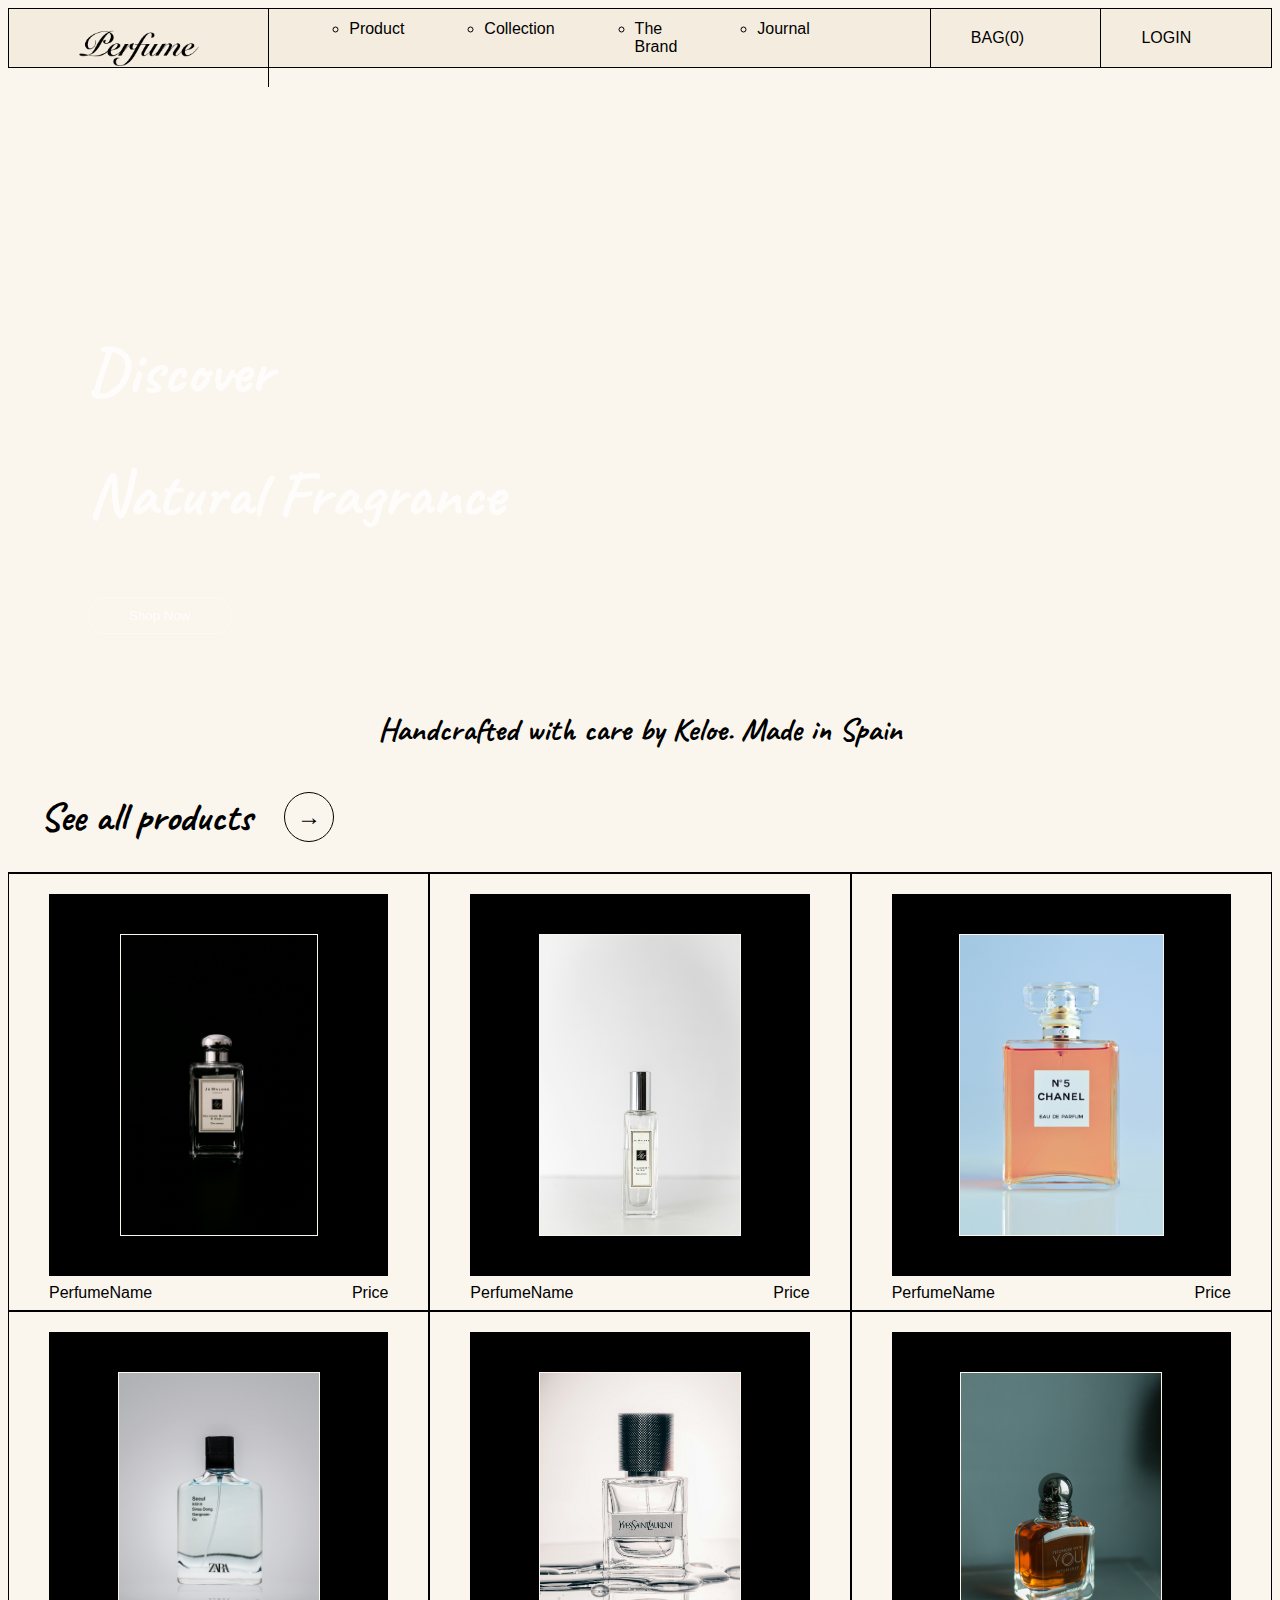
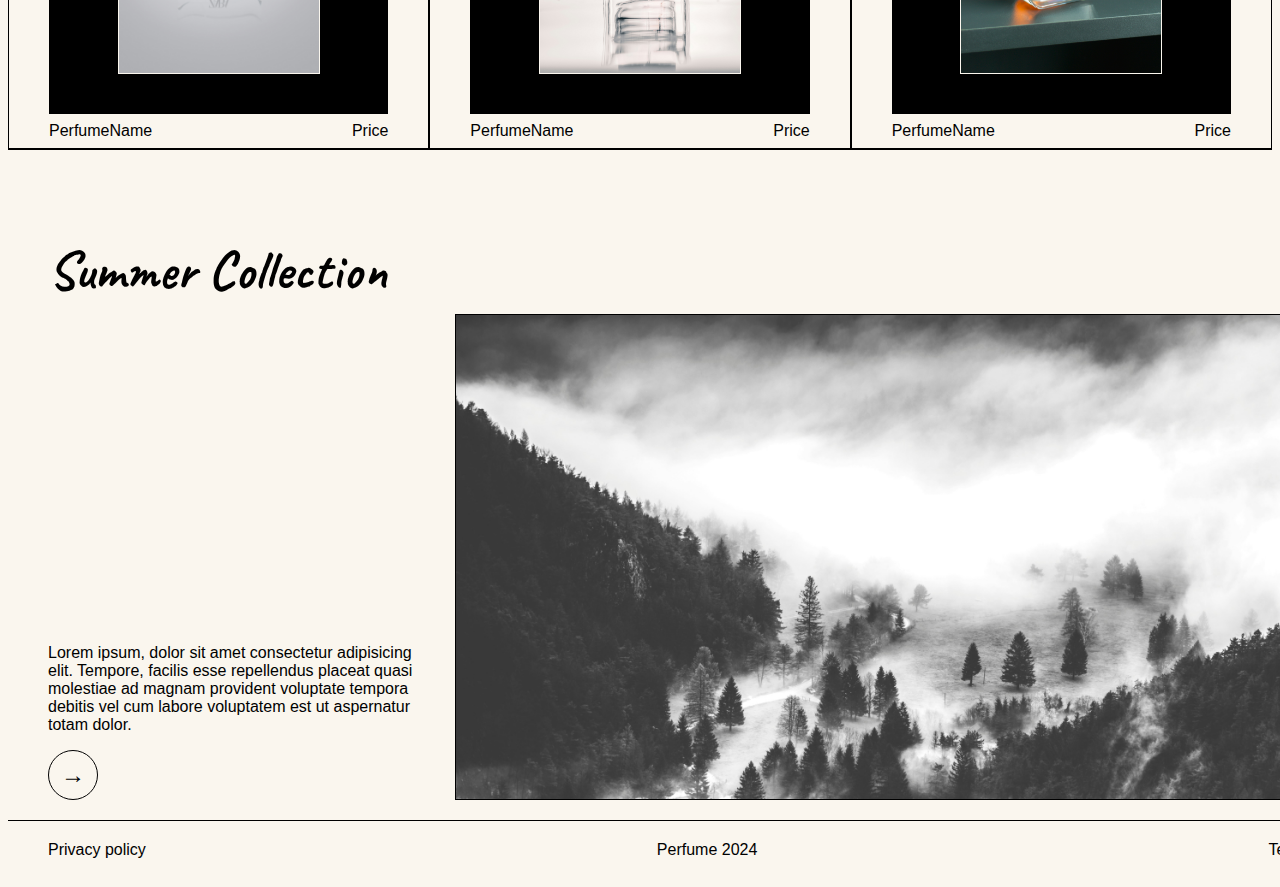
<file: Index.html>
<!doctype html>
<html lang="zh-TW">
  <head>
    <!-- Required meta tags -->
    <meta charset="utf-8">
    <meta name="viewport" content="width=device-width, initial-scale=1">

    <!-- Bootstrap CSS -->
    <link href="https://cdn.jsdelivr.net/npm/bootstrap@5.1.1/dist/css/bootstrap.min.css" rel="stylesheet" integrity="sha384-F3w7mX95PdgyTmZZMECAngseQB83DfGTowi0iMjiWaeVhAn4FJkqJByhZMI3AhiU" crossorigin="anonymous">
    <link rel="stylesheet" href="style.css">

    <title>PracKeloe</title>
  </head>
  <body>
    <header>
      <div class="container-fluid">
        <nav>
          <!-- 因結構不同，分成大小版navbar -->
          <div class="navbar_D">
            <!-- Logo & Home -->
            <a href="" class="navHome">
              <img src="./image/Perfume.png" alt="">
            </a>
            <div class="navItem">
              <ul>
                <li>
                  <a href="" class="navBtn">Product</a>
                </li>
                <li>
                  <a href="" class="navBtn">Collection</a>
                </li>
                <li>
                  <a href="" class="navBtn">The Brand</a>
                </li>
                <li>
                  <a href="" class="navBtn">Journal</a>
                </li>
              </ul>
            </div>
              <a href="" class="navCart">
                BAG(0)
              </a>
              <a href="" class="navLogin">
                LOGIN
              </a>
          </div>
          <div class="navbar_M">
            <!-- 漢堡按鈕 -->
            <div class="hamburger">
              <span class="barItem"></span>
              <span class="barItem"></span>
              <span class="barItem"></span>
            </div>
            <!-- Logo & Home -->
            <a href="" class="navHome">
              <img src="./image/Perfume.png" alt="">
            </a>
            <!-- Cart & Profile -->
            <button class="cartBtn">
              <img src="./image/cartIcon.png" alt="">
            </button>
            <button class="profileBtn">
              <img src="./image/profileIcon.png" alt="">
            </button>
            <!-- 展開選單 -->
            <div class="rwdMenu">
            </div>
          </div>
        </nav>
      </div>
      <div class="container-fluid">
        <hero>
          <div class="banner">
              <div class="bannerContent">
                <h1>Discover</h1>
                <h1>Natural Fragrance</h1>
                <button>
                  Shop Now
                </button>
              </div>
          </div>
        </hero>
      </div>
    </header>

    <div class="container-fluid">
      <div class="slogan">
        <h1>Handcrafted with care by Keloe. Made in Spain</h1>
      </div>
      <div class="productCards">
        <div class="productGuideBtn">
          <h1>See all products</h1>
          <button>
            <a href="" style="text-decoration: none; color: #000; font-size: 24px;">&#8594</a>
          </button>
        </div>
        <div class="cards">
          <div class="cardGrid">
            <a href="" class="card">
              <img src="./image/perfume1.jpg" alt="">
            </a>
            <div class="productInfo">
              <span class="perfumeName">PerfumeName</span>
              <span class="price">Price</span>
            </div>
          </div>
          <div class="cardGrid">
            <a href="" class="card">
              <img src="./image/perfume2.jpg" alt="">
            </a>
            <div class="productInfo">
              <span class="perfumeName">PerfumeName</span>
              <span class="price">Price</span>
            </div>
          </div>
          <div class="cardGrid">
            <a href="" class="card">
              <img src="./image/perfume3.jpg" alt="">
            </a>
            <div class="productInfo">
              <span class="perfumeName">PerfumeName</span>
              <span class="price">Price</span>
            </div>
          </div>
          <div class="cardGrid">
            <a href="" class="card">
              <img src="./image/perfume4.jpg" alt="">
            </a>
            <div class="productInfo">
              <span class="perfumeName">PerfumeName</span>
              <span class="price">Price</span>
            </div>
          </div>
          <div class="cardGrid">
            <a href="" class="card">
              <img src="./image/perfume5.jpg" alt="">
            </a>
            <div class="productInfo">
              <span class="perfumeName">PerfumeName</span>
              <span class="price">Price</span>
            </div>
          </div>
          <div class="cardGrid">
            <a href="" class="card">
              <img src="./image/perfume6.jpg" alt="">
            </a>
            <div class="productInfo">
              <span class="perfumeName">PerfumeName</span>
              <span class="price">Price</span>
            </div>
          </div>
        </div>
      </div>
    </div>

    <div class="container-fluid">
      <div class="brandStory">
        <div class="storyLeft">
          <h1>Summer Collection</h1>
          <div>
            <p style="text-wrap: wrap;">Lorem ipsum, dolor sit amet consectetur adipisicing elit. Tempore, facilis esse repellendus placeat quasi molestiae ad magnam provident voluptate tempora debitis vel cum labore voluptatem est ut aspernatur totam dolor.</p>
            <button>
              <a href="" style="text-decoration: none; color: #000; font-size: 24px;">&#8594</a>
            </button>
          </div>
        </div>
        <div class="storyRight">
          <img src="./image/brandPic.jpg" alt="">
        </div>
    </div>

    <footer>
      <div class="footer">
        <a href="" class="policy">Privacy policy</a>
        <span class="copywright">Perfume 2024</span>
        <a href="" class="terms">Terms</a>
      </div>
    </footer>
    <!-- <button type="button" class="btn btn-outline-primary" data-bs-toggle="button" autocomplete="off">Toggle button</button>
    <button type="button" class="btn btn-outline-primary active" data-bs-toggle="button" autocomplete="off" aria-pressed="true">Active toggle button</button>
    <button type="button" class="btn btn-outline-primary" disabled data-bs-toggle="button" autocomplete="off">Disabled toggle button</button> -->

    <script src="https://code.jquery.com/jquery-3.7.1.min.js" integrity="sha256-/JqT3SQfawRcv/BIHPThkBvs0OEvtFFmqPF/lYI/Cxo=" crossorigin="anonymous"></script>
    <script src="index.js"></script>
    <!-- <script src="https://cdn.jsdelivr.net/npm/bootstrap@5.1.1/dist/js/bootstrap.bundle.min.js" integrity="sha384-/bQdsTh/da6pkI1MST/rWKFNjaCP5gBSY4sEBT38Q/9RBh9AH40zEOg7Hlq2THRZ" crossorigin="anonymous"></script> -->
  </body>
</html>
</file>
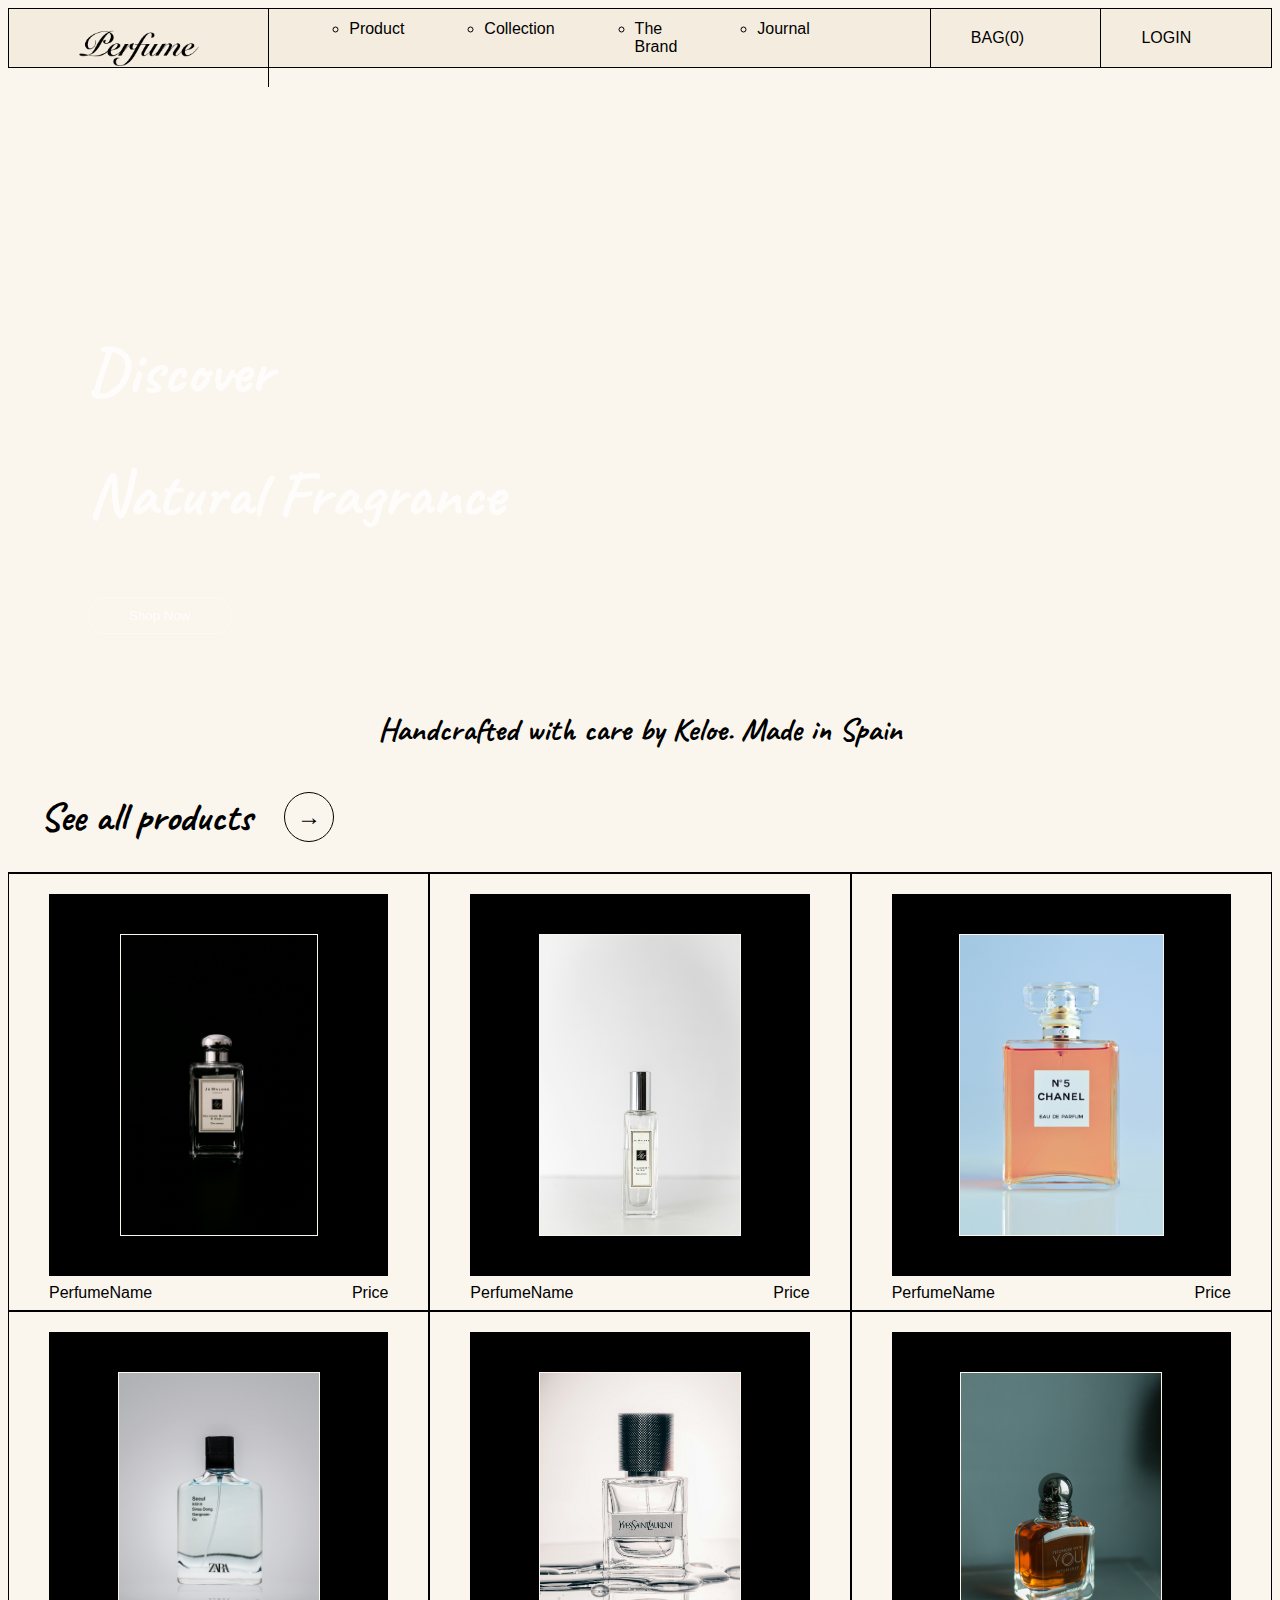
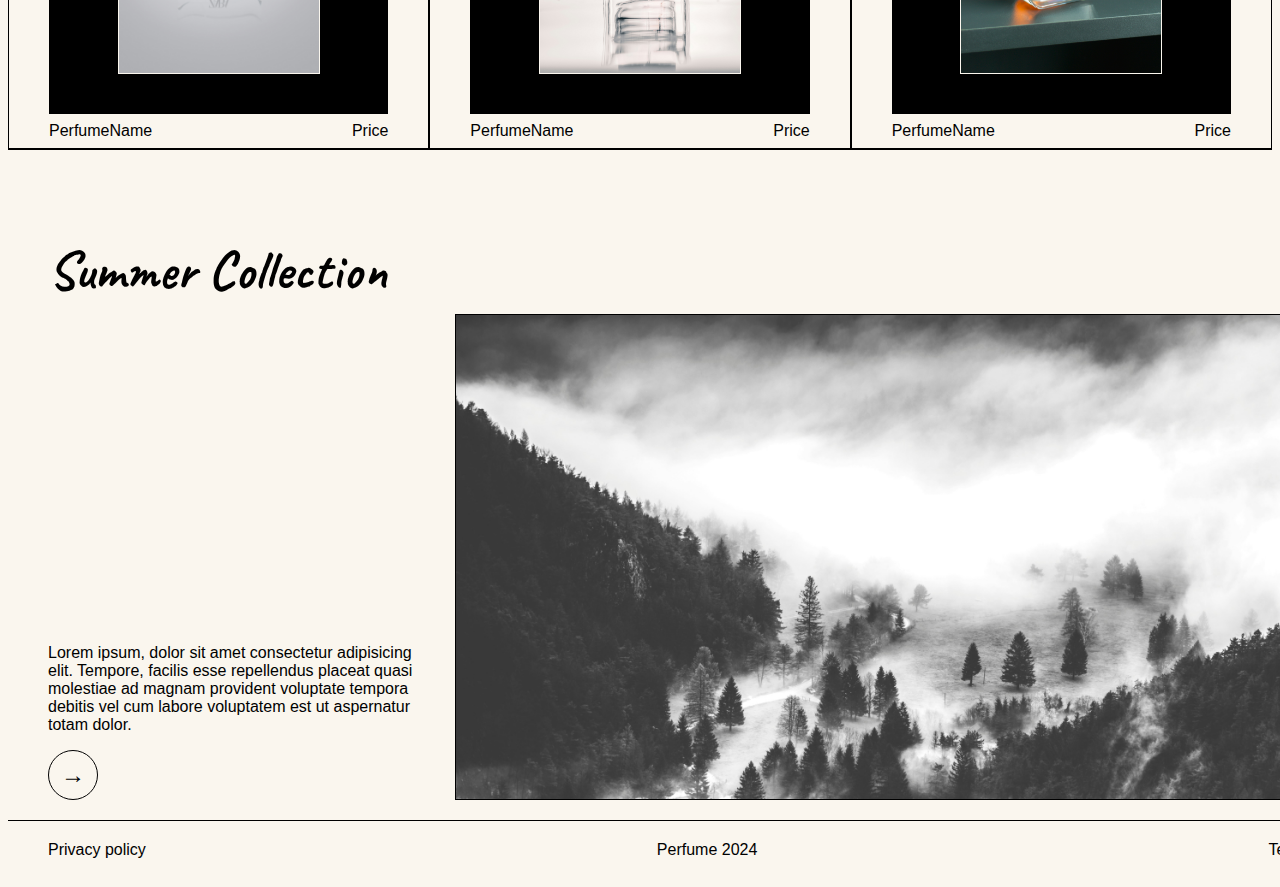
<file: index.html>
<!doctype html>
<html lang="zh-TW">
  <head>
    <!-- Required meta tags -->
    <meta charset="utf-8">
    <meta name="viewport" content="width=device-width, initial-scale=1">
    <meta property="og:image" content="./image/ogIMG">
    <meta property="og:description" content="參考behance開放作品集https://www.behance.net/gallery/113261703/Keloe-Branding-Web-Design進行切版練習">

    <!-- Bootstrap CSS -->
    <link href="https://cdn.jsdelivr.net/npm/bootstrap@5.1.1/dist/css/bootstrap.min.css" rel="stylesheet" integrity="sha384-F3w7mX95PdgyTmZZMECAngseQB83DfGTowi0iMjiWaeVhAn4FJkqJByhZMI3AhiU" crossorigin="anonymous">
    <link rel="stylesheet" href="style.css">

    <title>Perfume</title>
  </head>
  <body>
    <header>
      <div class="container-fluid">
        <nav>
          <!-- 因結構不同，分成大小版navbar -->
          <div class="navbar_D">
            <!-- Logo & Home -->
            <a href="" class="navHome">
              <img src="./image/Perfume.png" alt="">
            </a>
            <div class="navItem">
              <ul>
                <li>
                  <a href="" class="navBtn">Product</a>
                </li>
                <li>
                  <a href="" class="navBtn">Collection</a>
                </li>
                <li>
                  <a href="" class="navBtn">The Brand</a>
                </li>
                <li>
                  <a href="" class="navBtn">Journal</a>
                </li>
              </ul>
            </div>
              <a href="" class="navCart">
                BAG(0)
              </a>
              <a href="" class="navLogin">
                LOGIN
              </a>
          </div>
          <div class="navbar_M">
            <!-- 漢堡按鈕 -->
            <div class="hamburger">
              <span class="barItem"></span>
              <span class="barItem"></span>
              <span class="barItem"></span>
            </div>
            <!-- Logo & Home -->
            <a href="" class="navHome">
              <img src="./image/Perfume.png" alt="">
            </a>
            <!-- Cart & Profile -->
            <button class="cartBtn">
              <img src="./image/cartIcon.png" alt="">
            </button>
            <button class="profileBtn">
              <img src="./image/profileIcon.png" alt="">
            </button>
            <!-- 展開選單 -->
            <div class="rwdMenu">
            </div>
          </div>
        </nav>
      </div>
      <div class="container-fluid">
        <hero>
          <div class="banner">
              <div class="bannerContent">
                <h1>Discover</h1>
                <h1>Natural Fragrance</h1>
                <button>
                  Shop Now
                </button>
              </div>
          </div>
        </hero>
      </div>
    </header>

    <div class="container-fluid">
      <div class="slogan">
        <h1>Handcrafted with care by Keloe. Made in Spain</h1>
      </div>
      <div class="productCards">
        <div class="productGuideBtn">
          <h1>See all products</h1>
          <button>
            <a href="" style="text-decoration: none; color: #000; font-size: 24px;">&#8594</a>
          </button>
        </div>
        <div class="cards">
          <div class="cardGrid">
            <a href="" class="card">
              <img src="./image/perfume1.jpg" alt="">
            </a>
            <div class="productInfo">
              <span class="perfumeName">PerfumeName</span>
              <span class="price">Price</span>
            </div>
          </div>
          <div class="cardGrid">
            <a href="" class="card">
              <img src="./image/perfume2.jpg" alt="">
            </a>
            <div class="productInfo">
              <span class="perfumeName">PerfumeName</span>
              <span class="price">Price</span>
            </div>
          </div>
          <div class="cardGrid">
            <a href="" class="card">
              <img src="./image/perfume3.jpg" alt="">
            </a>
            <div class="productInfo">
              <span class="perfumeName">PerfumeName</span>
              <span class="price">Price</span>
            </div>
          </div>
          <div class="cardGrid">
            <a href="" class="card">
              <img src="./image/perfume4.jpg" alt="">
            </a>
            <div class="productInfo">
              <span class="perfumeName">PerfumeName</span>
              <span class="price">Price</span>
            </div>
          </div>
          <div class="cardGrid">
            <a href="" class="card">
              <img src="./image/perfume5.jpg" alt="">
            </a>
            <div class="productInfo">
              <span class="perfumeName">PerfumeName</span>
              <span class="price">Price</span>
            </div>
          </div>
          <div class="cardGrid">
            <a href="" class="card">
              <img src="./image/perfume6.jpg" alt="">
            </a>
            <div class="productInfo">
              <span class="perfumeName">PerfumeName</span>
              <span class="price">Price</span>
            </div>
          </div>
        </div>
      </div>
    </div>

    <div class="container-fluid">
      <div class="brandStory">
        <div class="storyLeft">
          <h1>Summer Collection</h1>
          <div>
            <p style="text-wrap: wrap;">Lorem ipsum, dolor sit amet consectetur adipisicing elit. Tempore, facilis esse repellendus placeat quasi molestiae ad magnam provident voluptate tempora debitis vel cum labore voluptatem est ut aspernatur totam dolor.</p>
            <button>
              <a href="" style="text-decoration: none; color: #000; font-size: 24px;">&#8594</a>
            </button>
          </div>
        </div>
        <div class="storyRight">
          <img src="./image/brandPic.jpg" alt="">
        </div>
    </div>

    <footer>
      <div class="footer">
        <a href="" class="policy">Privacy policy</a>
        <span class="copywright">Perfume 2024</span>
        <a href="" class="terms">Terms</a>
      </div>
    </footer>
    <!-- <button type="button" class="btn btn-outline-primary" data-bs-toggle="button" autocomplete="off">Toggle button</button>
    <button type="button" class="btn btn-outline-primary active" data-bs-toggle="button" autocomplete="off" aria-pressed="true">Active toggle button</button>
    <button type="button" class="btn btn-outline-primary" disabled data-bs-toggle="button" autocomplete="off">Disabled toggle button</button> -->

    <script src="https://code.jquery.com/jquery-3.7.1.min.js" integrity="sha256-/JqT3SQfawRcv/BIHPThkBvs0OEvtFFmqPF/lYI/Cxo=" crossorigin="anonymous"></script>
    <script src="index.js"></script>
    <!-- <script src="https://cdn.jsdelivr.net/npm/bootstrap@5.1.1/dist/js/bootstrap.bundle.min.js" integrity="sha384-/bQdsTh/da6pkI1MST/rWKFNjaCP5gBSY4sEBT38Q/9RBh9AH40zEOg7Hlq2THRZ" crossorigin="anonymous"></script> -->
  </body>
</html>
</file>
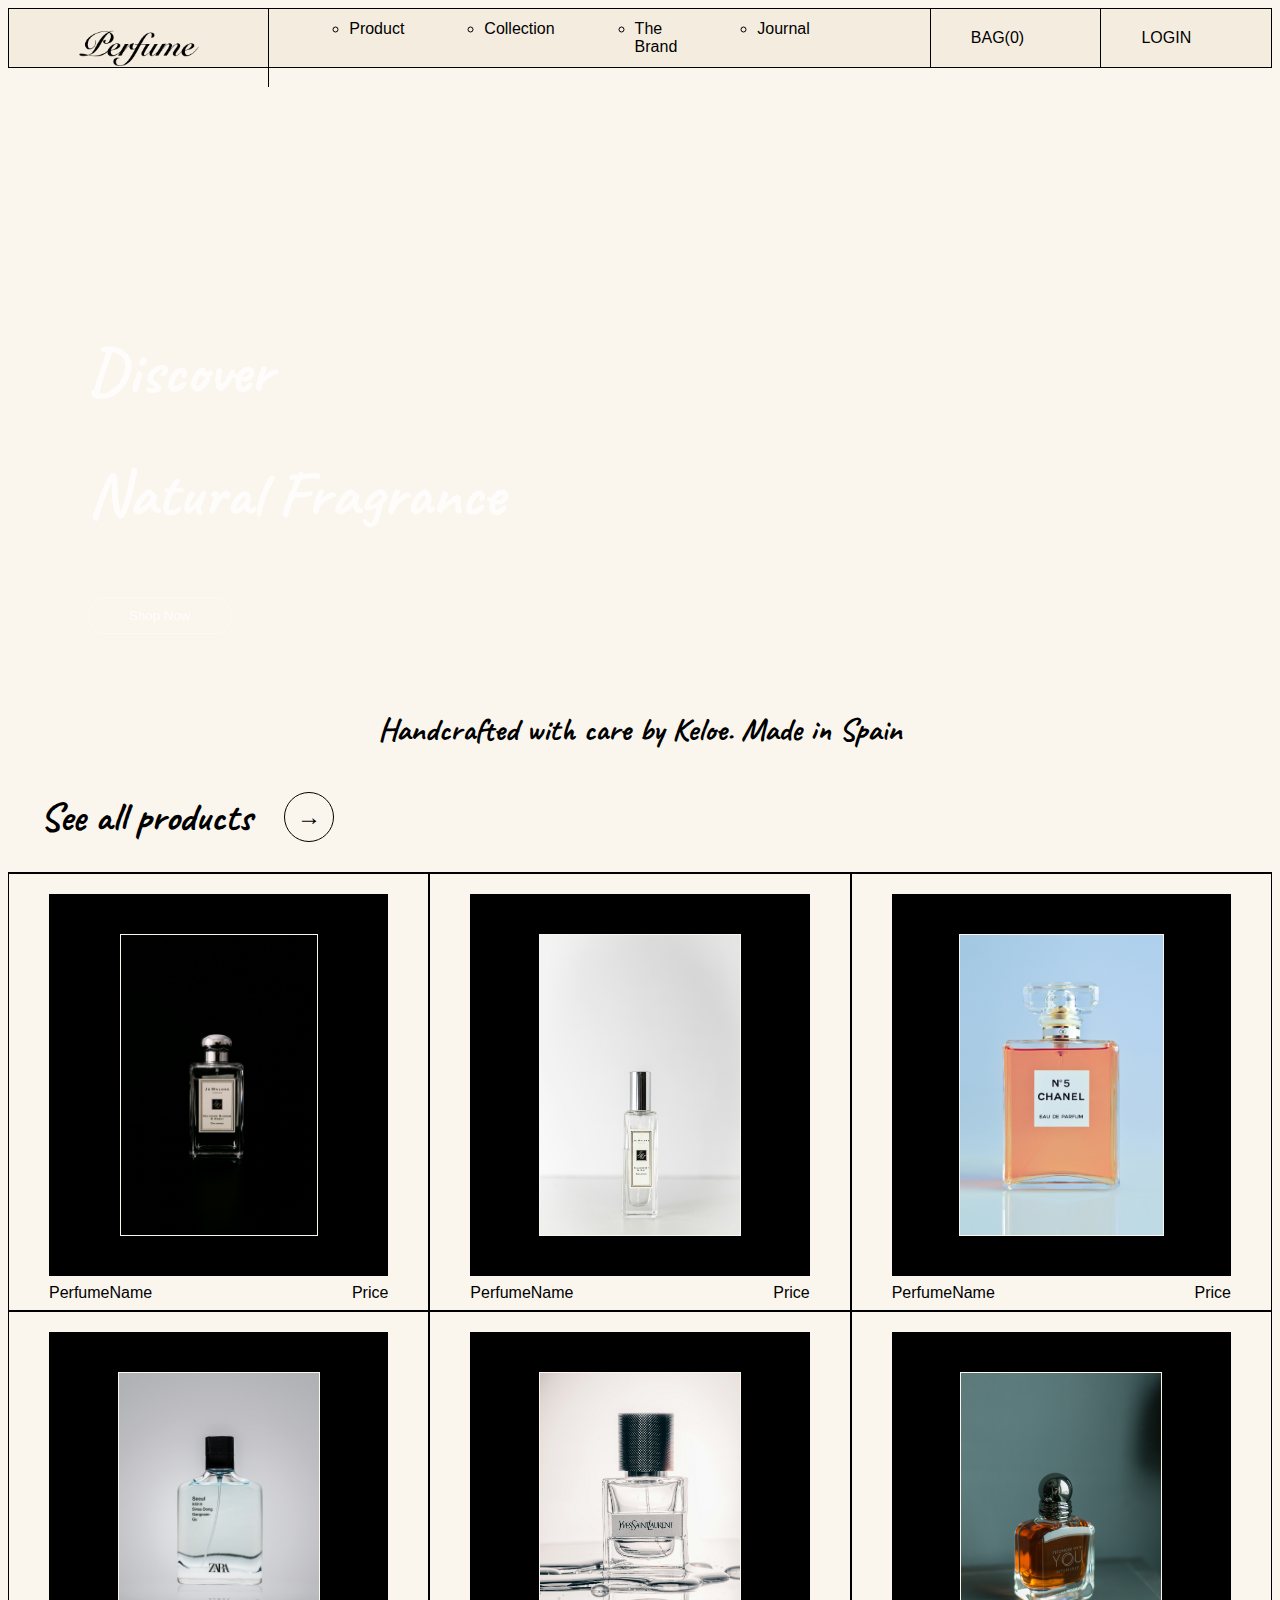
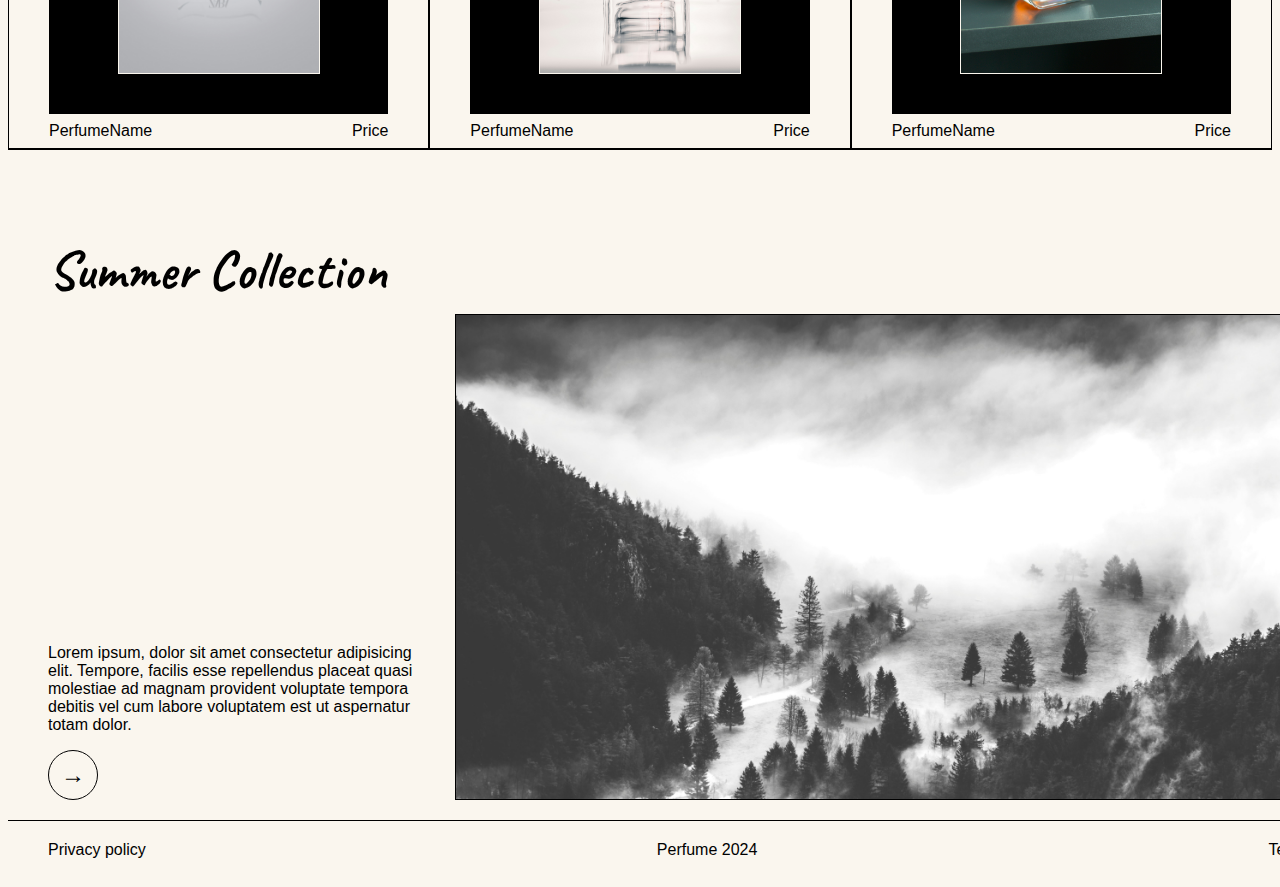
<file: Homepage.html>
<!doctype html>
<html lang="zh-TW">
  <head>
    <!-- Required meta tags -->
    <meta charset="utf-8">
    <meta name="viewport" content="width=device-width, initial-scale=1">

    <!-- Bootstrap CSS -->
    <link href="https://cdn.jsdelivr.net/npm/bootstrap@5.1.1/dist/css/bootstrap.min.css" rel="stylesheet" integrity="sha384-F3w7mX95PdgyTmZZMECAngseQB83DfGTowi0iMjiWaeVhAn4FJkqJByhZMI3AhiU" crossorigin="anonymous">
    <link rel="stylesheet" href="style.css">

    <title>PracKeloe</title>
  </head>
  <body>
    <header>
      <div class="container-fluid">
        <nav>
          <!-- 因結構不同，分成大小版navbar -->
          <div class="navbar_D">
            <!-- Logo & Home -->
            <a href="" class="navHome">
              <img src="./image/Perfume.png" alt="">
            </a>
            <div class="navItem">
              <ul>
                <li>
                  <a href="" class="navBtn">Product</a>
                </li>
                <li>
                  <a href="" class="navBtn">Collection</a>
                </li>
                <li>
                  <a href="" class="navBtn">The Brand</a>
                </li>
                <li>
                  <a href="" class="navBtn">Journal</a>
                </li>
              </ul>
            </div>
              <a href="" class="navCart">
                BAG(0)
              </a>
              <a href="" class="navLogin">
                LOGIN
              </a>
          </div>
          <div class="navbar_M">
            <!-- 漢堡按鈕 -->
            <div class="hamburger">
              <span class="barItem"></span>
              <span class="barItem"></span>
              <span class="barItem"></span>
            </div>
            <!-- Logo & Home -->
            <a href="" class="navHome">
              <img src="./image/Perfume.png" alt="">
            </a>
            <!-- Cart & Profile -->
            <button class="cartBtn">
              <img src="./image/cartIcon.png" alt="">
            </button>
            <button class="profileBtn">
              <img src="./image/profileIcon.png" alt="">
            </button>
            <!-- 展開選單 -->
            <div class="rwdMenu">
            </div>
          </div>
        </nav>
      </div>
      <div class="container-fluid">
        <hero>
          <div class="banner">
              <div class="bannerContent">
                <h1>Discover</h1>
                <h1>Natural Fragrance</h1>
                <button>
                  Shop Now
                </button>
              </div>
          </div>
        </hero>
      </div>
    </header>

    <div class="container-fluid">
      <div class="slogan">
        <h1>Handcrafted with care by Keloe. Made in Spain</h1>
      </div>
      <div class="productCards">
        <div class="productGuideBtn">
          <h1>See all products</h1>
          <button>
            <a href="" style="text-decoration: none; color: #000; font-size: 24px;">&#8594</a>
          </button>
        </div>
        <div class="cards">
          <div class="cardGrid">
            <a href="" class="card">
              <img src="./image/perfume1.jpg" alt="">
            </a>
            <div class="productInfo">
              <span class="perfumeName">PerfumeName</span>
              <span class="price">Price</span>
            </div>
          </div>
          <div class="cardGrid">
            <a href="" class="card">
              <img src="./image/perfume2.jpg" alt="">
            </a>
            <div class="productInfo">
              <span class="perfumeName">PerfumeName</span>
              <span class="price">Price</span>
            </div>
          </div>
          <div class="cardGrid">
            <a href="" class="card">
              <img src="./image/perfume3.jpg" alt="">
            </a>
            <div class="productInfo">
              <span class="perfumeName">PerfumeName</span>
              <span class="price">Price</span>
            </div>
          </div>
          <div class="cardGrid">
            <a href="" class="card">
              <img src="./image/perfume4.jpg" alt="">
            </a>
            <div class="productInfo">
              <span class="perfumeName">PerfumeName</span>
              <span class="price">Price</span>
            </div>
          </div>
          <div class="cardGrid">
            <a href="" class="card">
              <img src="./image/perfume5.jpg" alt="">
            </a>
            <div class="productInfo">
              <span class="perfumeName">PerfumeName</span>
              <span class="price">Price</span>
            </div>
          </div>
          <div class="cardGrid">
            <a href="" class="card">
              <img src="./image/perfume6.jpg" alt="">
            </a>
            <div class="productInfo">
              <span class="perfumeName">PerfumeName</span>
              <span class="price">Price</span>
            </div>
          </div>
        </div>
      </div>
    </div>

    <div class="container-fluid">
      <div class="brandStory">
        <div class="storyLeft">
          <h1>Summer Collection</h1>
          <div>
            <p style="text-wrap: wrap;">Lorem ipsum, dolor sit amet consectetur adipisicing elit. Tempore, facilis esse repellendus placeat quasi molestiae ad magnam provident voluptate tempora debitis vel cum labore voluptatem est ut aspernatur totam dolor.</p>
            <button>
              <a href="" style="text-decoration: none; color: #000; font-size: 24px;">&#8594</a>
            </button>
          </div>
        </div>
        <div class="storyRight">
          <img src="./image/brandPic.jpg" alt="">
        </div>
    </div>

    <footer>
      <div class="footer">
        <a href="" class="policy">Privacy policy</a>
        <span class="copywright">Perfume 2024</span>
        <a href="" class="terms">Terms</a>
      </div>
    </footer>
    <!-- <button type="button" class="btn btn-outline-primary" data-bs-toggle="button" autocomplete="off">Toggle button</button>
    <button type="button" class="btn btn-outline-primary active" data-bs-toggle="button" autocomplete="off" aria-pressed="true">Active toggle button</button>
    <button type="button" class="btn btn-outline-primary" disabled data-bs-toggle="button" autocomplete="off">Disabled toggle button</button> -->

    <script src="https://code.jquery.com/jquery-3.7.1.min.js" integrity="sha256-/JqT3SQfawRcv/BIHPThkBvs0OEvtFFmqPF/lYI/Cxo=" crossorigin="anonymous"></script>
    <script src="index.js"></script>
    <!-- <script src="https://cdn.jsdelivr.net/npm/bootstrap@5.1.1/dist/js/bootstrap.bundle.min.js" integrity="sha384-/bQdsTh/da6pkI1MST/rWKFNjaCP5gBSY4sEBT38Q/9RBh9AH40zEOg7Hlq2THRZ" crossorigin="anonymous"></script> -->
  </body>
</html>
</file>
<file: style.css>
@import url('https://fonts.googleapis.com/css2?family=Caveat:wght@400..700&family=Raleway:ital,wght@0,100..900;1,100..900&family=Zeyada&display=swap');


html, body{
    /* margin: 20px 40px; */
    /* margin-bottom: 10px; */
    padding: 0;
    /* box-sizing: border-box; */
    background-color: #faf6ee;
}

*{
    font-family: raleway light, sans-serif, Arial;
}

.container-fluid{
    margin: 0;
    padding: 0;
    /* display: flex;
    flex-wrap: wrap;
    justify-content: center; */
}

.navbar_D{
    width: auto;
    height: 60px;
    padding: 0;
    display: flex;
    justify-content: left;
    background-color: #f4ECDF;
    color: #000;
    border: solid 0.5px #000;
    border-right: none;
    box-sizing: border-box;
}

.navbar_M{
    display: none;
}

.rwdMenu{
    display: none;
}
.hamburger{
    display: none;
}

.navHome{
    display: flex;
    align-items: center;
    justify-content: center;
    width: 20%;
    height: 100%;
    padding: 10px 40px;
    /* text-align: center; */
    border-right: solid 0.5px #000;
    /* font-size: 40px;
    text-decoration: none;
    color: #000; */
}
.navbar_D .navHome img{
    max-width: 120px;
}

.navItem{
    width: 60%;
    height: 100%;
    padding: 0 40px;
    display: flex;
    justify-content: space-around;
    align-items: center;
    border-right: solid 0.5px #000;
    /* box-sizing: border-box; */
}
.navItem ul{
    margin: 0;
    display: flex;
}

li{
    list-style: circle;
}

.navBtn{
    text-decoration: none;
    padding-right: 80px;
    color: #000;
}

.navCart, .navLogin{
    width: 10%;
    height: 100%;
    text-decoration: none;
    text-align: center;
    display: flex;
    align-items: center;
    padding: 0 40px;
    border-right: solid 0.5px #000;
    color: #000;
}

.banner{
    width: 100%;
    height: 600px;
    background-size: cover;
    background-repeat: no-repeat;
    background-position: center;
    background-image: url(https://images.unsplash.com/photo-1474363388517-716bade786d7?q=80&w=2938&auto=format&fit=crop&ixlib=rb-4.0.3&ixid=M3wxMjA3fDB8MHxwaG90by1wYWdlfHx8fGVufDB8fHx8fA%3D%3D);
    position: relative;
}

.bannerContent{
    position: absolute;
    top: 200px;
    left: 60px;
    padding: 20px;
    backdrop-filter: blur(2px);
    /* border-radius: 80px; */
}

.banner h1{
    color: rgba(255, 255, 255, 0.8);
    font-size: 64px;
    font-family: caveat;
}

.bannerContent button{
    margin-top: 20px;
    padding: 10px 40px;
    background-color: rgba(255, 255, 255, 0);
    color: rgba(255, 255, 255, 0.8);
    border: solid 1.5px rgba(255, 255, 255, 0.4);
    border-radius: 30px;
}

.slogan h1{
    padding: 20px 0;
    text-align: center;
    font-family: caveat;
}

.productGuideBtn{
    display: flex;
    margin: 20px 0;
    align-items: center;
}

.productGuideBtn h1{
    font-size:40px;
    margin: 0 32px;
    font-family: caveat;
}

.productGuideBtn button{
    width: 50px;
    height: 50px;
    border-radius: 100%;
    border: solid 1px #000;
    background-color: #faf6ee;
}

.cards{
    /* width: 100%;
    height: 400px; */
    margin: 30px 0;
    border-top: solid 0.5px #000;
    border-bottom: solid 0.5px #000;
    display: grid;
    grid-template-columns: repeat(3, 1fr);
    /* text-align: center; */
}

.cardGrid{
    /* width: 100%; */
    height: auto;
    border: solid 0.5px #000;
    padding: 20px 40px;
    padding-bottom: 0;
}

.card{
    max-width: 100%;
    height: auto;
    padding: 40px 0;
    border-radius: 0;
    background-color: #000;
    display: flex;
    justify-content: center;
    align-items: center;
}
.card>img{
    max-width: 60%;
    height: 300px;
    background-color: #fff;
    border: solid 0.5px #faf6ee;
}

.brandStory{
    display: flex;
    width: 100%;
    height: 600px;
    padding: 20px 40px;
}
.storyLeft{
    height: auto;
    margin-right: 40px;
    flex: 3;
    position: relative;
}
.storyRight{
    flex: 7;
    /* justify-content: center; */
    display: flex;
    align-items: flex-end;
    max-height: 100%;
}
.storyLeft button{
    width: 50px;
    height: 50px;
    border-radius: 100%;
    border: solid 0.8px #000;
    background-color: #faf6ee;
}
.storyLeft div{
    position: absolute;
    bottom: 0;
}
.storyRight img{
    width: 100%;
    border: solid 1px #000;
    /* height: 100%; */
    max-width: 100%;
    height: auto;
}

.brandStory h1{
    font-size:54px;
    margin-bottom: 200px;
    font-family: caveat;
    /* word-wrap: break-word; */
    overflow-wrap: break-word;
}


.productInfo{
    margin: 8px 0;
}
.price{
    float: right;
}


.footer{
    width: 100%;
    height: auto;
    padding: 20px 40px;
    display: flex;
    justify-content: space-between;
    border-top: solid 1px #000;
}

.footer a{
    text-decoration: none;
    color: #000;
}



@media (max-width: 1190px) {
    .banner h1{
        font-size: 40px;
    }
    .navbar_D{
        /* 隱藏選單 */
        max-height: 0px;
        overflow: hidden;
        /* 隱藏結束 */
        transition: max-height 1s;
        margin-top: 1px;
        /* 絕對定位疊在網頁上 */
        position: absolute;
        z-index: 100;
        /* navbar_D 80px + border 0.5px */
        top: 80.5px;
        left: 0;
        right: 0;
        background-color: #f4ECDF;
        border: none;
    }

    /*小版navbar */
    .navbar_M{
        position: fixed;
        z-index: 100;
        left: 0;
        right: 0;
        display: flex;
        width: auto;
        height: 60px;
        padding: 0;
        padding-right: 12px;
        background-color: #f4ECDF;
        color: #000;
        /* text-align: center; */
        justify-content: space-between;
        align-items: center;
        border-bottom: solid 0.5px #000;
        box-sizing: border-box;
    }

    .navbar_M .navHome{
        border: none;
        /* width: 20%; */
        height: auto;
        /* padding-right: auto 20px; */
        margin: 0 auto;
        padding: 0;
        /* text-align: center; */
        color: #000;
    }

    .navbar_M .navHome img{
        padding-right: 20px;
        /* height: auto; */
        /* width: 100%; */
        max-width: 120px;
        margin: 0;
    }

    .hamburger{
        display: block;
        float: left;
        margin: 2em;
        background: none;
        /* height: 40px;
        width: 60px; */
        cursor: pointer;
        justify-content: space-between;
    }

    /* 漢堡條樣式 */
    .barItem{
        display: block;
        width: 25px;
        height: 3px;
        margin: 5px auto;
        -webkit-transition: all 0.3s ease-in-out;
        transition: all 0.3s ease-in-out;
        background-color: #000;
    }

    /* 漢堡條動畫 */
    .hamburger.active .barItem:nth-child(2){
        opacity: 0;
    }
    .hamburger.active .barItem:nth-child(1){
        transform: translateY(8px) rotate(45deg);
    }
    .hamburger.active .barItem:nth-child(3){
        transform: translateY(-8px) rotate(-45deg);
    }

    .navItem{
        position: fixed;
        /* left: -100%; */
        max-height: 0px;
        top: 60px;
        background-color: #f4ECDF;
        width: 100%;
        text-align: center;
        transition: 0.3s;
        /* border: solid 1px #000; */
        overflow: hidden;
    }
    .navItem ul{
        /* margin-top: 20px; */
        flex-direction: column;
    }

    .navItem.active{
        max-height: 240px;
        top: 60px;
    }

    .navBtn{
        display: inline-block;
        margin: 16px 0;
    }

    .cartBtn, .profileBtn{
        background: none;
        width: 30px;
        height: 30px;
        border: none;
        padding: 0;
        display: inline-block;
        margin-right:10px;

    }

    .cartBtn img, .profileBtn img{
        max-width: 30px;
        padding: 0;
    }

    .cards{
        /* height: 400px; */
        margin: 30px 0;
        border-top: solid 0.5px #000;
        border-bottom: solid 0.5px #000;
        display: grid;
        grid-template-columns: repeat(2, 1fr);
        /* text-align: center; */
    }
    .card{
        max-width: 100%;
        max-height: 400px;
        height: auto;
        padding: 40px;
        border-radius: 0;
        background-color: #000;
        display: flex;
        justify-content: center;
        align-items: center;
    }
    .card>img{
        max-width: 100%;
        height: auto;
        max-height: 320px;
        /* min-width: 100px; */
        /* max-height: 100%; */
        background-color: #fff;
        border: solid 0.5px #faf6ee;
    }

    .brandStory{
        display: flex;
        flex-direction: column;
        width: 100%;
        /* height: 600px; */
        padding: 20px 40px;
    }
    .storyLeft{
        flex: 3;
        /* margin: 20px 0; */
    }
    .storyLeft button{
        width: 50px;
        height: 50px;
        border-radius: 100%;
        border: solid 0.8px #000;
        background-color: #faf6ee;
    }
    .storyLeft div{
        /* display: inline-block; */
        /* margin: 20px; */
        position: relative;
    }
    .storyRight{
        flex: 7;
        /* justify-content: center; */
        display: flex;
        align-items: center;
        justify-content: center;
        max-height: 100%;
    }
    .storyRight img{
        position: relative;
        /* width: 100%; */
        border: solid 1px #000;
        /* height: 100%; */
        width: auto;
        max-width: 100%;
        height: auto;
        max-height: 360px;
    }
    
    .brandStory h1{
        font-size:54px;
        margin-bottom: 20px;
        font-family: caveat;
    }
}

@media (max-width: 600px) {
    .cards{
        /* height: 400px; */
        margin: 30px 0;
        border-top: solid 0.5px #000;
        border-bottom: solid 0.5px #000;
        display: grid;
        grid-template-columns: repeat(1, 1fr);
        /* text-align: center; */
    }
    .card{
        max-width: 100%;
        height: auto;
        padding: 40px 20px;
        border-radius: 0;
        background-color: #000;
        display: flex;
        justify-content: center;
        align-items: center;
    }

    .card>img{
        max-width: 240px;
        /* min-width: 100px; */
        height: auto;
        background-color: #fff;
        border: solid 0.5px #faf6ee;
    }
}
</file>
